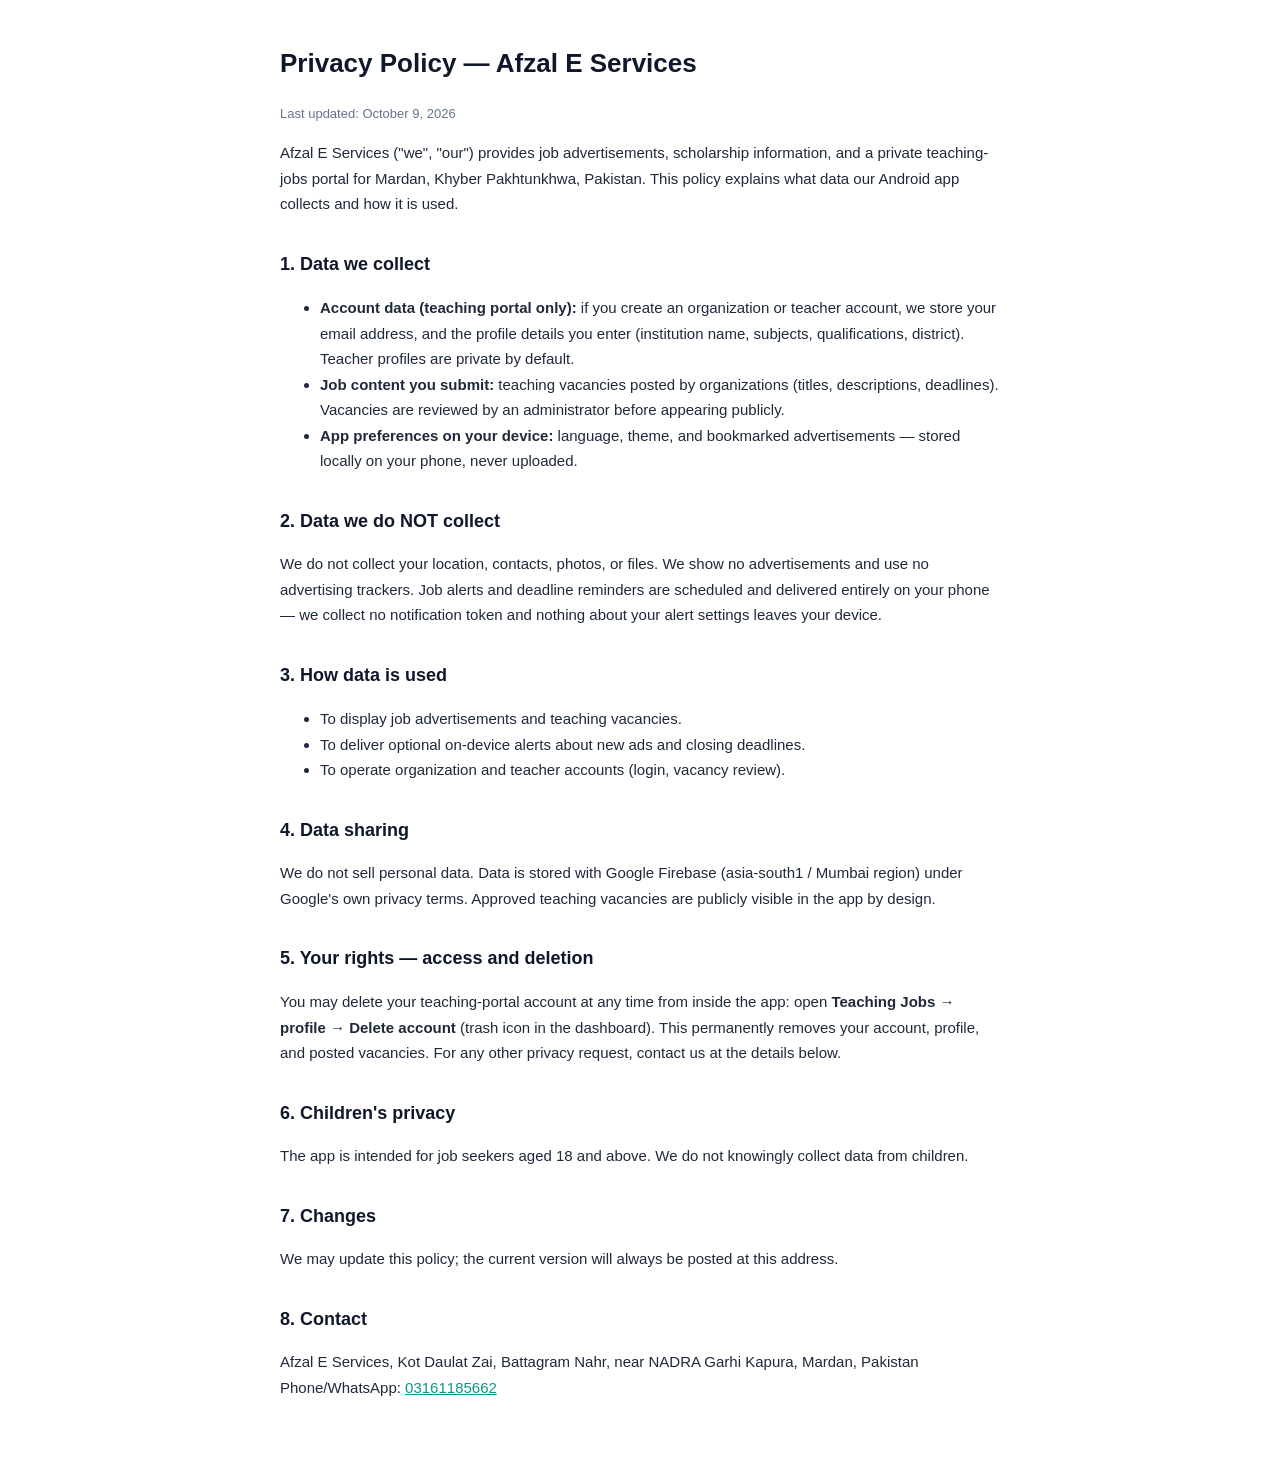
<file: privacy.html>
<!DOCTYPE html>
<html lang="en">
<head>
<meta charset="UTF-8">
<meta name="viewport" content="width=device-width, initial-scale=1.0">
<title>Privacy Policy — Afzal E Services</title>
<style>
  body { font-family: -apple-system, 'Segoe UI', Roboto, sans-serif; max-width: 720px; margin: 0 auto; padding: 24px 20px 60px; color: #1e293b; line-height: 1.7; }
  h1 { font-size: 26px; color: #0f172a; }
  h2 { font-size: 18px; color: #0f172a; margin-top: 32px; }
  p, li { font-size: 15px; }
  .updated { color: #64748b; font-size: 13px; }
  a { color: #0d9488; }
</style>
</head>
<body>
<h1>Privacy Policy — Afzal E Services</h1>
<p class="updated">Last updated: October 9, 2026</p>

<p>Afzal E Services ("we", "our") provides job advertisements, scholarship
information, and a private teaching-jobs portal for Mardan, Khyber Pakhtunkhwa,
Pakistan. This policy explains what data our Android app collects and how it
is used.</p>

<h2>1. Data we collect</h2>
<ul>
  <li><strong>Account data (teaching portal only):</strong> if you create an
  organization or teacher account, we store your email address, and the profile
  details you enter (institution name, subjects, qualifications, district).
  Teacher profiles are private by default.</li>
  <li><strong>Job content you submit:</strong> teaching vacancies posted by
  organizations (titles, descriptions, deadlines). Vacancies are reviewed by
  an administrator before appearing publicly.</li>
  <li><strong>App preferences on your device:</strong> language, theme, and
  bookmarked advertisements — stored locally on your phone, never uploaded.</li>
</ul>

<h2>2. Data we do NOT collect</h2>
<p>We do not collect your location, contacts, photos, or files. We show no
advertisements and use no advertising trackers. Job alerts and deadline
reminders are scheduled and delivered entirely on your phone — we collect
no notification token and nothing about your alert settings leaves your
device.</p>

<h2>3. How data is used</h2>
<ul>
  <li>To display job advertisements and teaching vacancies.</li>
  <li>To deliver optional on-device alerts about new ads and closing deadlines.</li>
  <li>To operate organization and teacher accounts (login, vacancy review).</li>
</ul>

<h2>4. Data sharing</h2>
<p>We do not sell personal data. Data is stored with Google Firebase (asia-south1 / Mumbai region) under Google's own privacy terms. Approved teaching vacancies are
publicly visible in the app by design.</p>

<h2>5. Your rights — access and deletion</h2>
<p>You may delete your teaching-portal account at any time from inside the app:
open <strong>Teaching Jobs → profile → Delete account</strong> (trash icon in
the dashboard). This permanently removes your account, profile, and posted
vacancies. For any other privacy request, contact us at the details below.</p>

<h2>6. Children's privacy</h2>
<p>The app is intended for job seekers aged 18 and above. We do not knowingly
collect data from children.</p>

<h2>7. Changes</h2>
<p>We may update this policy; the current version will always be posted at this
address.</p>

<h2>8. Contact</h2>
<p>Afzal E Services, Kot Daulat Zai, Battagram Nahr, near NADRA Garhi Kapura,
Mardan, Pakistan<br>
Phone/WhatsApp: <a href="tel:03161185662">03161185662</a></p>
</body>
</html>
</file>
